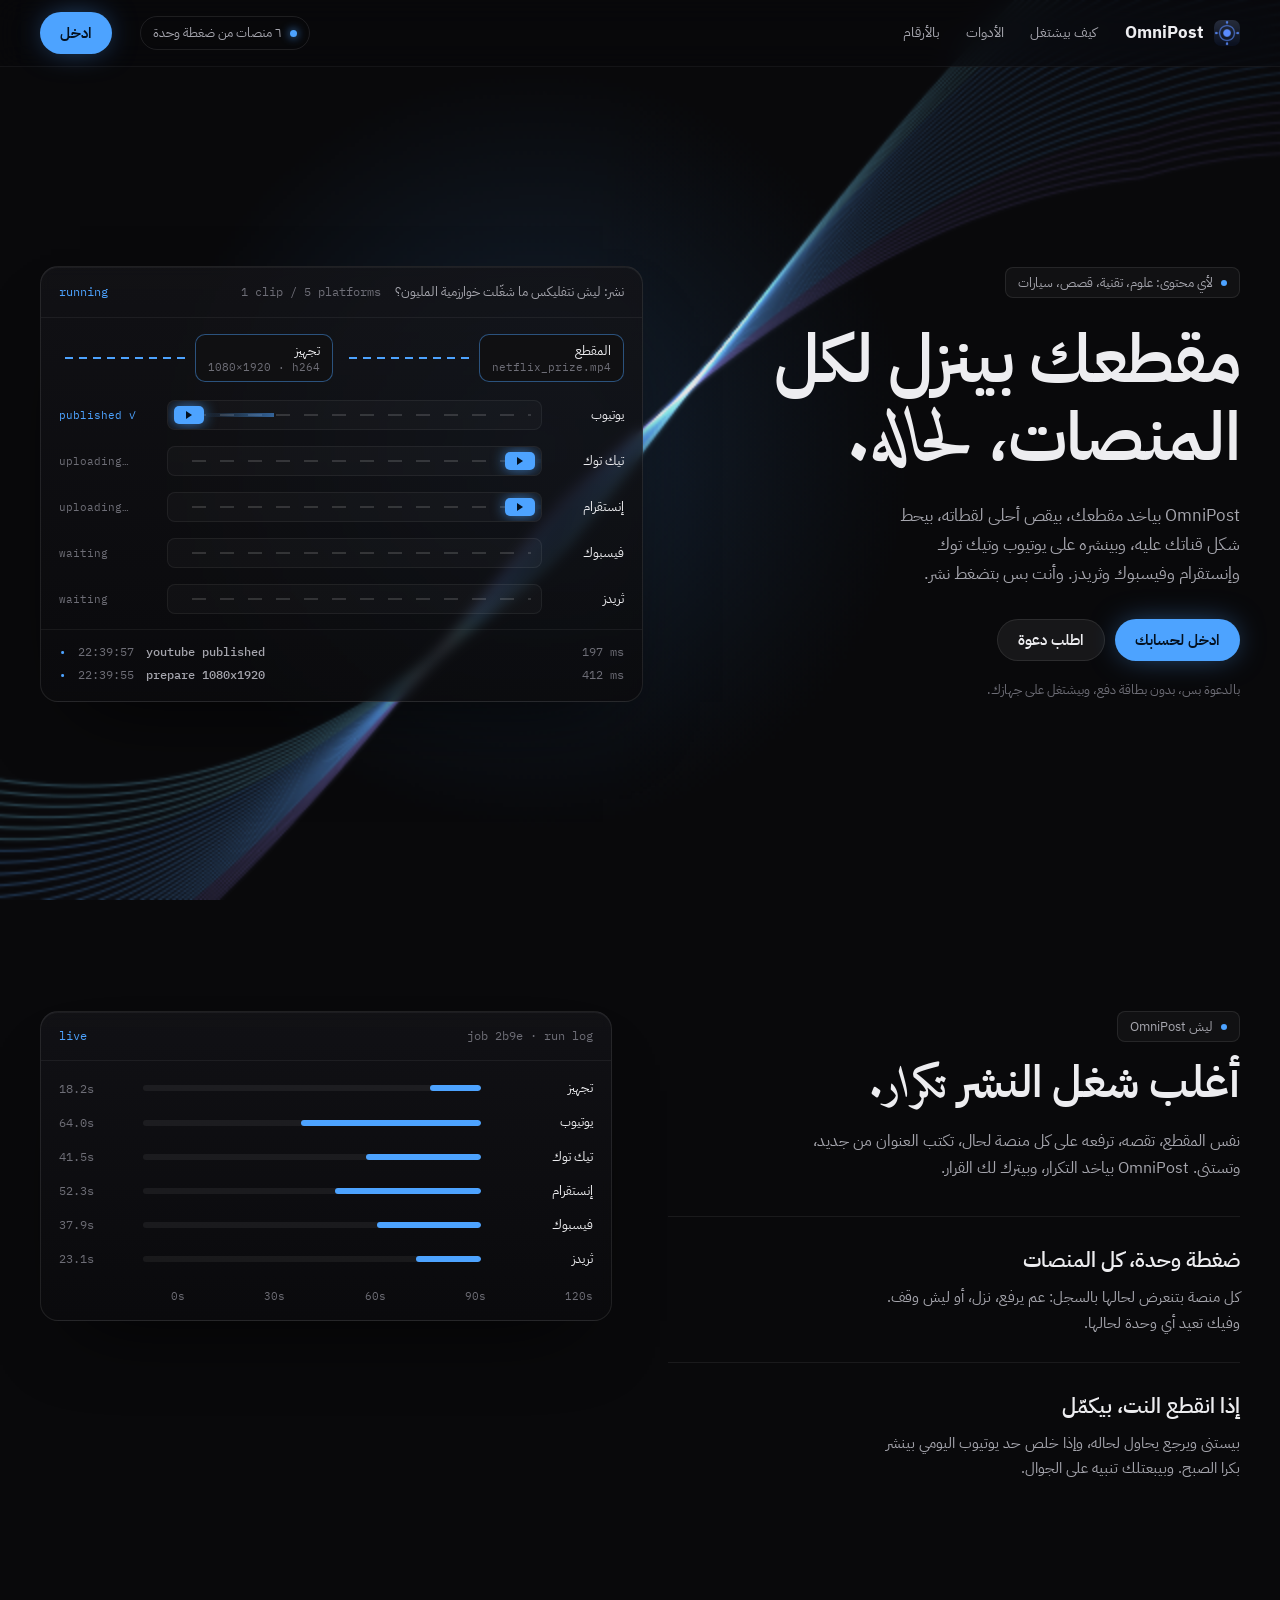
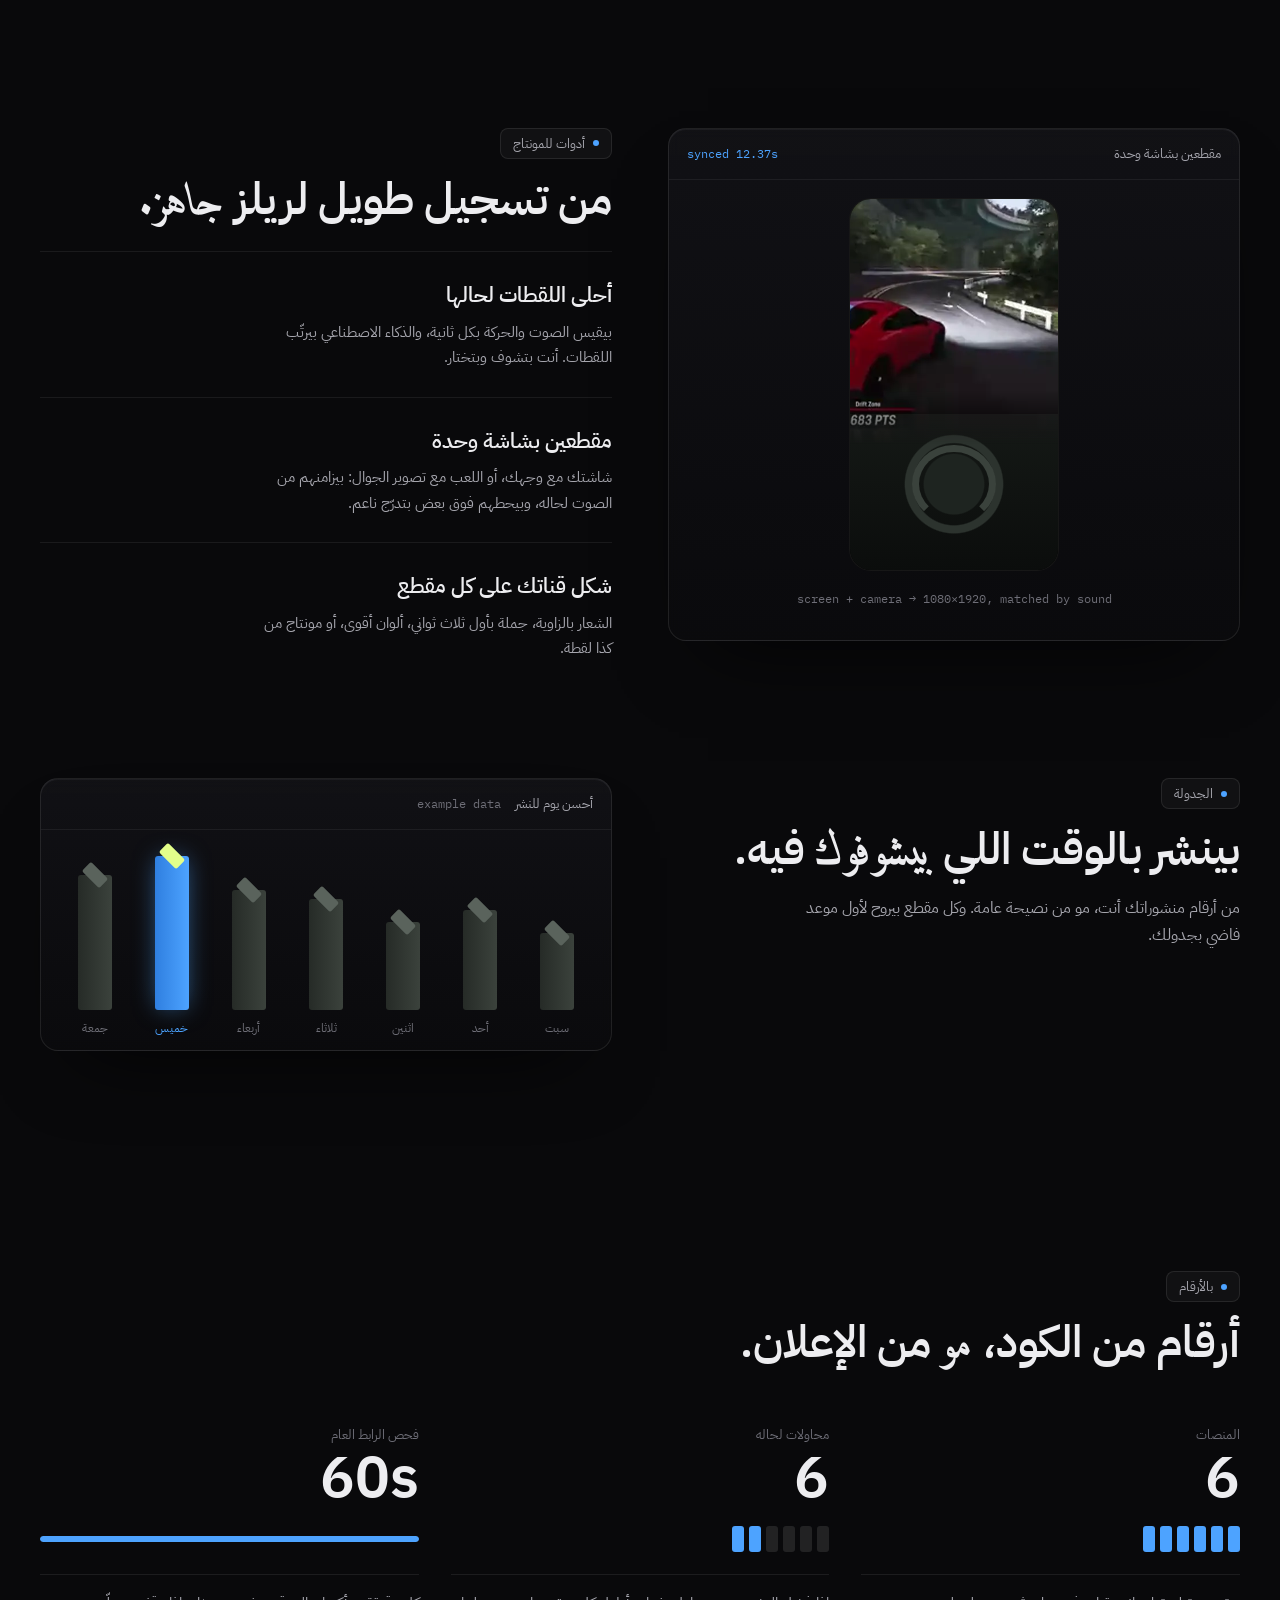
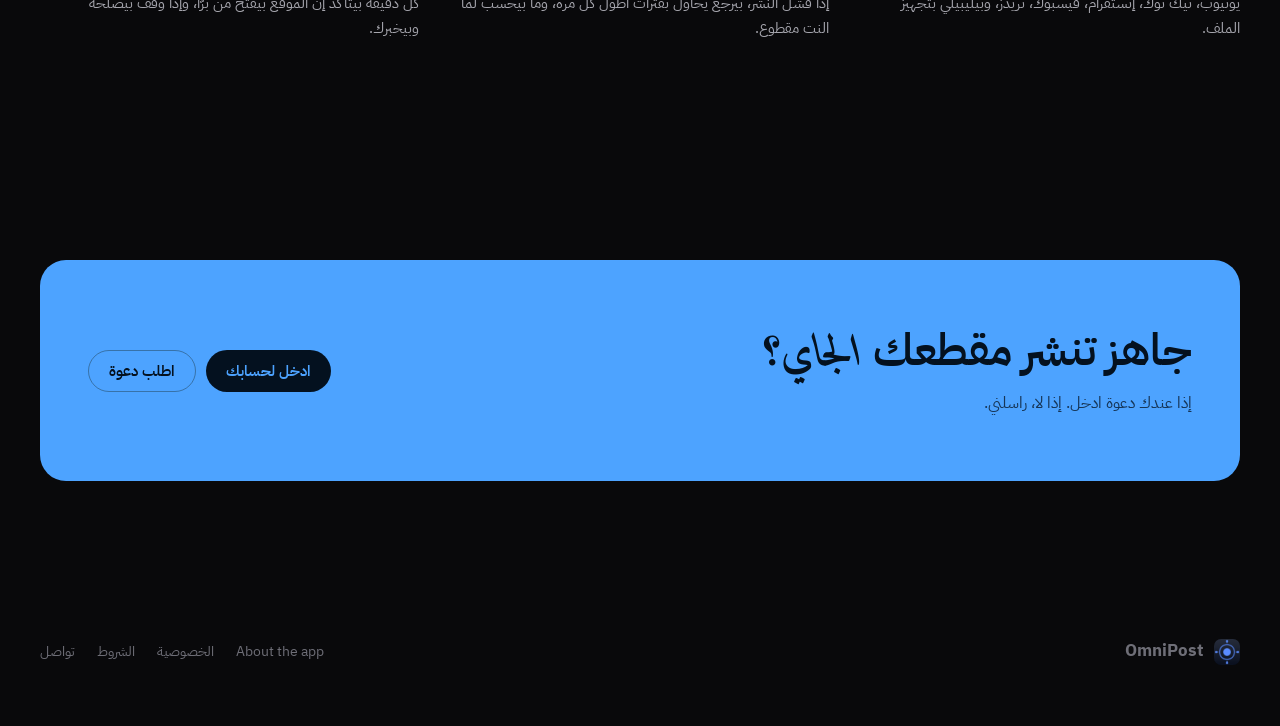
<file: index.html>
<!doctype html>
<html lang="ar" dir="rtl">
<head>
<meta charset="utf-8">
<meta name="viewport" content="width=device-width, initial-scale=1">
<title>OmniPost — مقطعك بينزل لكل المنصات لحاله</title>
<meta name="description" content="OmniPost بيقص أحلى لقطات مقطعك، بيحط شكل قناتك، وبينشره على يوتيوب وتيك توك وإنستقرام وفيسبوك وثريدز بضغطة وحدة. لأي محتوى: علوم، تقنية، قصص، سيارات.">
<meta property="og:title" content="OmniPost — مقطعك بينزل لكل المنصات لحاله">
<meta property="og:description" content="مقطع واحد، كل المنصات، بضغطة وحدة.">
<link rel="icon" href="assets/icon.png">
<link rel="preconnect" href="https://fonts.googleapis.com">
<link rel="preconnect" href="https://fonts.gstatic.com" crossorigin>
<link rel="stylesheet" href="https://fonts.googleapis.com/css2?family=IBM+Plex+Sans+Arabic:wght@300;400;500;600;700&family=Amiri:ital,wght@1,700&family=IBM+Plex+Mono:wght@400;500&display=swap">
<style>
:root {
  --bg: #09090B;
  --ink: #EDEDF0;
  --ink-2: #A6A6AE;
  --ink-3: #6E6E77;
  --glass: rgba(255, 255, 255, .035);
  --glass-2: rgba(255, 255, 255, .06);
  --edge: rgba(255, 255, 255, .09);
  --lime: #4DA3FF;
  --lime-rgb: 77, 163, 255;
  --lime-deep: #2F7FE0;
  --lime-ink: #04111F;
  --lime-dim: rgba(var(--lime-rgb), .14);
  --violet: #9C82FF;
  --sans: "IBM Plex Sans Arabic", system-ui, sans-serif;
  --serif: "Amiri", serif;
  --mono: "IBM Plex Mono", ui-monospace, monospace;
}
/* colour trials: ?c=orange, or the swatches at the bottom */
:root[data-c="lime"]   { --lime: #C8F542; --lime-rgb: 200, 245, 66; --lime-deep: #95C22C; --lime-ink: #10170A; }
:root[data-c="orange"] { --lime: #FF8A1F; --lime-rgb: 255, 138, 31; --lime-deep: #D2600A; --lime-ink: #1E0E02; }
:root[data-c="cyan"]   { --lime: #3FE0F5; --lime-rgb: 63, 224, 245; --lime-deep: #1A9FC0; --lime-ink: #04161A; }
:root[data-c="gold"]   { --lime: #FFC83D; --lime-rgb: 255, 200, 61; --lime-deep: #D49A12; --lime-ink: #1C1402; }
:root[data-c="pink"]   { --lime: #FF5C8A; --lime-rgb: 255, 92, 138; --lime-deep: #D12E60; --lime-ink: #1E050C; }
.swatches { position: fixed; bottom: 16px; left: 50%; transform: translateX(-50%); z-index: 20; display: flex; gap: 8px; padding: 8px 10px; border-radius: 99px; background: rgba(10,12,11,.85); border: 1px solid var(--edge); backdrop-filter: blur(10px); }
.swatches button { width: 26px; height: 26px; border-radius: 50%; border: 2px solid transparent; background: var(--sw); cursor: pointer; }
.swatches button[aria-pressed="true"] { border-color: #fff; }
* { box-sizing: border-box; }
html { scroll-behavior: smooth; }
body { margin: 0; background: var(--bg); color: var(--ink); font: 400 16px/1.7 var(--sans); -webkit-font-smoothing: antialiased; overflow-x: hidden; }
a { color: inherit; text-decoration: none; }
:focus-visible { outline: 2px solid var(--lime); outline-offset: 3px; border-radius: 8px; }
.wrap { width: min(1200px, 100% - 32px); margin-inline: auto; position: relative; }
em.s { font-family: var(--serif); font-style: italic; font-weight: 700; letter-spacing: 0; color: var(--ink); }
.mono { font-family: var(--mono); font-size: 12px; color: var(--ink-3); direction: ltr; unicode-bidi: isolate; }

/* the light ribbons, behind everything */
#aurora { position: fixed; inset: 0; width: 100%; height: 100%; z-index: 0; pointer-events: none; }
.page { position: relative; z-index: 1; }

/* --- nav ------------------------------------------------------------------------ */
.nav { position: sticky; top: 0; z-index: 10; backdrop-filter: blur(14px); background: rgba(9, 9, 11, .55); border-bottom: 1px solid rgba(255,255,255,.05); }
.nav .wrap { display: flex; align-items: center; gap: 28px; height: 66px; }
.brand { display: flex; align-items: center; gap: 10px; font-weight: 700; font-size: 17px; }
.brand img { width: 26px; height: 26px; border-radius: 7px; display: block; }
.nav nav { display: flex; gap: 26px; font-size: 14px; color: var(--ink-2); }
.nav nav a:hover { color: var(--ink); }
.status { margin-inline-start: auto; display: inline-flex; align-items: center; gap: 8px; padding: 5px 12px; border-radius: 99px; border: 1px solid var(--edge); font-size: 12.5px; color: var(--ink-2); }
.status::before { content: ""; width: 7px; height: 7px; border-radius: 50%; background: var(--lime); box-shadow: 0 0 10px var(--lime); }
.btn { display: inline-flex; align-items: center; justify-content: center; gap: 8px; height: 42px; padding: 0 20px; border-radius: 99px; font: 600 14.5px/1 var(--sans); border: 0; cursor: pointer; }
.btn.lime { background: var(--lime); color: var(--lime-ink); box-shadow: 0 0 30px -6px rgba(var(--lime-rgb), .55); }
.btn.lime:hover { filter: brightness(1.06); }
.btn.ghost { background: var(--glass-2); color: var(--ink); border: 1px solid var(--edge); }
.btn.ghost:hover { background: rgba(255,255,255,.09); }

/* --- hero ------------------------------------------------------------------------- */
.hero { padding: 88px 0 110px; }
.hero .wrap { display: grid; grid-template-columns: 1fr 1.1fr; gap: 48px; align-items: center; }
.pill { display: inline-flex; align-items: center; gap: 8px; padding: 4px 12px; border-radius: 8px; border: 1px solid var(--edge); background: var(--glass); font-size: 12.5px; color: var(--ink-2); }
.pill::before { content: ""; width: 6px; height: 6px; border-radius: 50%; background: var(--lime); }
.hero h1 { margin: 22px 0 18px; font-weight: 600; font-size: clamp(40px, 5.4vw, 68px); line-height: 1.15; letter-spacing: -.01em; }
.hero h1 em.s { font-size: 1.08em; }
.hero p { margin: 0 0 30px; max-width: 34ch; font-size: 17px; color: var(--ink-2); }
.cta { display: flex; flex-wrap: wrap; gap: 10px; align-items: center; }
.hero .fine { display: block; margin-top: 18px; text-align: right; font-size: 13px; color: var(--ink-3); }

/* glass panel */
.panel { position: relative; border-radius: 18px; background: linear-gradient(180deg, rgba(20, 20, 24, .78), rgba(11, 11, 13, .82)); border: 1px solid var(--edge); box-shadow: 0 40px 80px -40px rgba(0,0,0,.8), inset 0 1px 0 rgba(255,255,255,.05); backdrop-filter: blur(6px); }
.panel-head { display: flex; align-items: center; gap: 14px; padding: 14px 18px; border-bottom: 1px solid rgba(255,255,255,.06); font-size: 13px; color: var(--ink-2); }
.panel-head .run { margin-inline-start: auto; color: var(--lime); font-family: var(--mono); font-size: 12px; }

/* the publishing road: one lane per platform */
.lanes { padding: 16px 18px 10px; display: grid; gap: 9px; }
.ramp { display: flex; align-items: center; gap: 10px; margin-bottom: 6px; font-size: 13px; }
.ramp .chip { padding: 7px 12px; border-radius: 10px; background: rgba(17,17,20,.95); border: 1px solid var(--edge); line-height: 1.35; }
.ramp .chip small { display: block; font-family: var(--mono); font-size: 10.5px; color: var(--ink-3); direction: ltr; text-align: right; }
.ramp .chip.done { border-color: rgba(var(--lime-rgb), .45); }
.ramp .join { flex: 1; height: 2px; background: repeating-linear-gradient(to left, rgba(255,255,255,.2) 0 8px, transparent 8px 14px); }
.ramp .join.live { background: repeating-linear-gradient(to left, var(--lime) 0 8px, transparent 8px 14px); background-size: 28px 2px; animation: road .6s linear infinite; }
.lane { display: grid; grid-template-columns: 70px 1fr 96px; align-items: center; gap: 12px; height: 38px; font-size: 13px; }
.road { position: relative; height: 30px; border-radius: 8px; background: rgba(255,255,255,.025); border: 1px solid rgba(255,255,255,.06); overflow: hidden; }
.road::before { content: ""; position: absolute; inset-inline: 10px; top: 50%; height: 2px; margin-top: -1px; background: repeating-linear-gradient(to left, rgba(255,255,255,.14) 0 14px, transparent 14px 28px); background-size: 28px 2px; }
.lane.live .road::before { animation: road .5s linear infinite; }
@keyframes road { to { background-position: -28px 0; } }
.clip { position: absolute; top: 50%; inset-inline-start: 6px; width: 30px; height: 18px; margin-top: -9px; border-radius: 5px; background: var(--lime); box-shadow: 0 0 14px rgba(var(--lime-rgb), .7); opacity: 0; transition: inset-inline-start 1.05s cubic-bezier(.6,0,.3,1), opacity .3s; }
.clip::before { content: ""; position: absolute; top: 50%; inset-inline-end: 100%; width: 70px; height: 4px; margin-top: -2px; background: linear-gradient(to left, rgba(var(--lime-rgb), .55), transparent); }
.clip::after { content: ""; position: absolute; inset: 0; margin: auto; width: 0; height: 0; border-block: 4px solid transparent; border-inline-end: 6px solid var(--lime-ink); }
.lane.live .clip { opacity: 1; }
.lane.done .clip { inset-inline-start: calc(100% - 36px); opacity: 1; }
.lane .st { font-family: var(--mono); font-size: 11px; color: var(--ink-3); direction: ltr; text-align: left; }
.lane.done .st { color: var(--lime); }
.log { padding: 12px 18px 16px; border-top: 1px solid rgba(255,255,255,.06); display: grid; gap: 4px; }
.log div { display: grid; grid-template-columns: auto auto 1fr auto; gap: 12px; font-family: var(--mono); font-size: 11.5px; color: var(--ink-3); direction: ltr; }
.log div b { font-weight: 500; color: var(--ink-2); text-align: left; }
.log div::before { content: "•"; color: var(--lime); }

/* --- sections ----------------------------------------------------------------------- */
section.block { padding: 110px 0; }
.split { display: grid; grid-template-columns: 1fr 1fr; gap: 56px; align-items: start; }
h2 { margin: 14px 0 14px; font-weight: 600; font-size: clamp(30px, 3.6vw, 44px); line-height: 1.2; }
.lede { color: var(--ink-2); max-width: 46ch; margin: 0; }
.feature { padding: 26px 0; border-top: 1px solid rgba(255,255,255,.07); }
.feature h3 { margin: 0 0 6px; font-weight: 600; font-size: 21px; }
.feature p { margin: 0; color: var(--ink-2); font-size: 15px; max-width: 40ch; }

/* run bars */
.bars { padding: 16px 18px 18px; display: grid; gap: 12px; }
.bar-row { display: grid; grid-template-columns: 98px 1fr 70px; gap: 14px; align-items: center; font-size: 13px; }
.bar-row .track { height: 6px; border-radius: 6px; background: rgba(255,255,255,.06); overflow: hidden; }
.bar-row .track i { display: block; height: 100%; width: var(--w); border-radius: 6px; background: var(--lime); transform-origin: right; }
.bar-row .t { font-family: var(--mono); font-size: 11.5px; color: var(--ink-3); text-align: left; direction: ltr; }
.bar-row.wait .track i { background: rgba(255,255,255,.18); }
.axis { display: flex; justify-content: space-between; padding: 0 18px 14px 18px; margin-inline-start: 112px; font-family: var(--mono); font-size: 10.5px; color: var(--ink-3); direction: ltr; }

/* stacked reel preview */
.reel { width: 210px; aspect-ratio: 9 / 16; margin: 18px auto; border-radius: 22px; overflow: hidden; position: relative; border: 1px solid var(--edge); background: #000; }
.reel .g { position: absolute; inset: 0 0 34% 0; background: url("assets/drift.webp") center / cover; -webkit-mask-image: linear-gradient(#000 78%, transparent); mask-image: linear-gradient(#000 78%, transparent); z-index: 2; }
.reel .w { position: absolute; inset: 58% 0 0 0; background: radial-gradient(circle at 50% 45%, #1e2420 0 22%, transparent 23%), radial-gradient(circle at 50% 45%, transparent 0 30%, #2c332e 31% 36%, transparent 37%), linear-gradient(#151916, #0b0d0c); }
.reel .w::after { content: ""; position: absolute; inset: 20% 30% 30%; border: 7px solid #3a423c; border-radius: 50%; border-bottom-color: transparent; }

/* day blocks */
.days { display: grid; grid-template-columns: repeat(7, 1fr); gap: 14px; align-items: end; height: 220px; padding: 26px 22px 12px; }
.day { display: flex; flex-direction: column; align-items: center; gap: 8px; height: 100%; justify-content: flex-end; }
.cube { width: 34px; height: var(--h); position: relative; background: linear-gradient(90deg, #262b27, #3b423c); border-radius: 3px; }
.cube::before { content: ""; position: absolute; left: 0; right: 0; top: -9px; height: 18px; background: #5a635c; transform: skewX(-0deg) rotate(45deg) scale(.72); border-radius: 3px; }
.day.best .cube { background: linear-gradient(90deg, var(--lime-deep), var(--lime)); box-shadow: 0 0 24px -4px rgba(var(--lime-rgb), .6); }
.day.best .cube::before { background: #e3ff8a; }
.day span { font-size: 12px; color: var(--ink-3); }
.day.best span { color: var(--lime); }

/* stats */
.stats { display: grid; grid-template-columns: repeat(3, 1fr); gap: 32px; margin-top: 50px; }
.stat .k { font-size: 12.5px; color: var(--ink-3); }
.stat .v { font-size: 58px; font-weight: 600; line-height: 1.15; direction: ltr; text-align: right; font-feature-settings: "tnum"; }
.stat .viz { height: 34px; margin: 10px 0 18px; display: flex; gap: 5px; align-items: center; direction: ltr; justify-content: flex-end; }
.stat .viz i { width: 12px; height: 26px; border-radius: 3px; background: var(--lime); }
.stat .viz i.off { background: rgba(255,255,255,.1); }
.stat .line { height: 6px; border-radius: 6px; background: rgba(255,255,255,.08); overflow: hidden; }
.stat .line i { display: block; height: 100%; width: 100%; background: var(--lime); }
.stat p { margin: 0; padding-top: 16px; border-top: 1px solid rgba(255,255,255,.08); color: var(--ink-2); font-size: 14.5px; }

/* closing */
.closer { position: relative; overflow: hidden; border-radius: 26px; background: var(--lime); color: var(--lime-ink); padding: 64px 48px; display: flex; flex-wrap: wrap; gap: 28px; align-items: center; justify-content: space-between; }
.closer h2 { margin: 0 0 8px; color: var(--lime-ink); }
.closer h2 em.s { color: var(--lime-ink); }
.closer p { margin: 0; opacity: .75; }
.closer .btn.dark { background: var(--lime-ink); color: var(--lime); }
.closer .btn.line { background: transparent; border: 1px solid rgba(16,23,10,.35); color: var(--lime-ink); }

footer { padding: 46px 0 60px; color: var(--ink-3); font-size: 14px; }
footer .wrap { display: flex; flex-wrap: wrap; gap: 18px 28px; align-items: center; }
footer nav { display: flex; gap: 22px; margin-inline-start: auto; }
footer a:hover { color: var(--ink); }

/* first paint: one orchestrated entrance */
.rise { opacity: 0; transform: translateY(14px); animation: rise .9s cubic-bezier(.2,.7,.2,1) forwards; animation-delay: var(--d, 0s); }
@keyframes rise { to { opacity: 1; transform: none; } }

@media (max-width: 980px) {
  .hero .wrap, .split { grid-template-columns: 1fr; }
  .nav nav { display: none; }
  .stats { grid-template-columns: 1fr; }
}
@media (max-width: 560px) {
  .status { display: none; }
  .panel-head .mono { display: none; }
  .nav .btn { margin-inline-start: auto; }
  .hero { padding: 48px 0 70px; }
  section.block { padding: 72px 0; }
  .lane { grid-template-columns: 58px 1fr 84px; gap: 8px; }
  .closer { padding: 44px 26px; }
  .days { gap: 8px; padding-inline: 12px; }
  .cube { width: 24px; }
}
/* The first screen shows the whole hero - headline, buttons and the panel -
   on any laptop, scaled displays included: sizes follow the window's height
   as well as its width, so a short window gets a smaller hero, not a cut one. */
@media (min-width: 981px) {
  .hero { min-height: calc(100svh - 66px); display: flex; align-items: center; padding: clamp(16px, 4vh, 64px) 0; box-sizing: border-box; }
  .hero h1 { font-size: clamp(34px, min(5.4vw, 8.4vh), 68px); margin: clamp(10px, 2.4vh, 22px) 0 clamp(8px, 2vh, 18px); }
  .hero p { font-size: clamp(14.5px, 2.7vh, 17px); margin-bottom: clamp(14px, 3.4vh, 30px); }
  .hero .fine { margin-top: clamp(8px, 2vh, 18px); }
  .panel-head { padding-block: clamp(9px, 1.9vh, 14px); }
  .lanes { padding-block: clamp(8px, 1.9vh, 16px) clamp(6px, 1.2vh, 10px); gap: clamp(3px, .9vh, 9px); }
  .ramp .chip { padding-block: clamp(4px, .9vh, 7px); }
  .lane { height: clamp(28px, 5.2vh, 38px); }
  .road { height: clamp(22px, 4.2vh, 30px); }
  .log { padding-block: clamp(8px, 1.6vh, 12px) clamp(10px, 2vh, 16px); }
}
@media (prefers-reduced-motion: reduce) {
  .rise { animation: none; opacity: 1; transform: none; }
  .road::before, .ramp .join.live { animation: none !important; }
  html { scroll-behavior: auto; }
}
</style>
</head>
<body>
<canvas id="aurora" aria-hidden="true"></canvas>
<div class="page">

<header class="nav">
  <div class="wrap">
    <a class="brand" href="#"><img src="assets/icon.png" alt="" width="26" height="26">OmniPost</a>
    <nav aria-label="أقسام الصفحة">
      <a href="#how">كيف بيشتغل</a>
      <a href="#tools">الأدوات</a>
      <a href="#numbers">بالأرقام</a>
    </nav>
    <span class="status">٦ منصات من ضغطة وحدة</span>
    <a class="btn lime" href="./go/">ادخل</a>
  </div>
</header>

<main>
  <section class="hero">
    <div class="wrap">
      <div>
        <span class="pill rise">لأي محتوى: علوم، تقنية، قصص، سيارات</span>
        <h1 class="rise" style="--d:.08s">مقطعك بينزل لكل المنصات، <em class="s">لحاله.</em></h1>
        <p class="rise" style="--d:.16s">OmniPost بياخد مقطعك، بيقص أحلى لقطاته، بيحط شكل قناتك عليه، وبينشره على يوتيوب وتيك توك وإنستقرام وفيسبوك وثريدز. وأنت بس بتضغط نشر.</p>
        <div class="cta rise" style="--d:.24s">
          <a class="btn lime" href="./go/">ادخل لحسابك</a>
          <a class="btn ghost" href="mailto:wael78041@gmail.com?subject=%D8%AF%D8%B9%D9%88%D8%A9%20OmniPost">اطلب دعوة</a>
        </div>
        <div class="fine rise" style="--d:.3s">بالدعوة بس، بدون بطاقة دفع، وبيشتغل على جهازك.</div>
      </div>

      <div class="panel rise" style="--d:.2s" aria-label="مثال على نشر مقطع واحد">
        <div class="panel-head">
          <span>نشر: ليش نتفليكس ما شغّلت خوارزمية المليون؟</span>
          <span class="mono">1 clip / 5 platforms</span>
          <span class="run" id="run-state">running</span>
        </div>
        <div class="lanes" id="lanes">
          <div class="ramp">
            <span class="chip done">المقطع<small>netflix_prize.mp4</small></span>
            <span class="join" id="j1"></span>
            <span class="chip" id="prep">تجهيز<small>1080×1920 · h264</small></span>
            <span class="join" id="j2"></span>
          </div>
        </div>
        <div class="log" id="log"></div>
      </div>
    </div>
  </section>

  <section class="block" id="how">
    <div class="wrap split">
      <div>
        <span class="pill">ليش OmniPost</span>
        <h2>أغلب شغل النشر <em class="s">تكرار.</em></h2>
        <p class="lede">نفس المقطع، تقصه، ترفعه على كل منصة لحال، تكتب العنوان من جديد، وتستنى. OmniPost بياخد التكرار، وبيترك لك القرار.</p>
        <div class="feature" style="margin-top:34px">
          <h3>ضغطة وحدة، كل المنصات</h3>
          <p>كل منصة بتنعرض لحالها بالسجل: عم يرفع، نزل، أو ليش وقف. وفيك تعيد أي وحدة لحالها.</p>
        </div>
        <div class="feature">
          <h3>إذا انقطع النت، بيكمّل</h3>
          <p>بيستنى ويرجع يحاول لحاله، وإذا خلص حد يوتيوب اليومي بينشر بكرا الصبح. وبيبعتلك تنبيه على الجوال.</p>
        </div>
      </div>
      <div class="panel">
        <div class="panel-head"><span class="mono">job 2b9e · run log</span><span class="run">live</span></div>
        <div class="bars" id="bars"></div>
        <div class="axis"><span>0s</span><span>30s</span><span>60s</span><span>90s</span><span>120s</span></div>
      </div>
    </div>
  </section>

  <section class="block" id="tools">
    <div class="wrap split">
      <div class="panel">
        <div class="panel-head"><span>مقطعين بشاشة وحدة</span><span class="run">synced 12.37s</span></div>
        <div class="reel"><div class="g"></div><div class="w"></div></div>
        <p class="mono" style="text-align:center;padding:0 18px 18px">screen + camera → 1080×1920, matched by sound</p>
      </div>
      <div>
        <span class="pill">أدوات للمونتاج</span>
        <h2>من تسجيل طويل لريلز <em class="s">جاهز.</em></h2>
        <div class="feature" style="margin-top:20px">
          <h3>أحلى اللقطات لحالها</h3>
          <p>بيقيس الصوت والحركة بكل ثانية، والذكاء الاصطناعي بيرتّب اللقطات. أنت بتشوف وبتختار.</p>
        </div>
        <div class="feature">
          <h3>مقطعين بشاشة وحدة</h3>
          <p>شاشتك مع وجهك، أو اللعب مع تصوير الجوال: بيزامنهم من الصوت لحاله، وبيحطهم فوق بعض بتدرّج ناعم.</p>
        </div>
        <div class="feature">
          <h3>شكل قناتك على كل مقطع</h3>
          <p>الشعار بالزاوية، جملة بأول ثلاث ثواني، ألوان أقوى، أو مونتاج من كذا لقطة.</p>
        </div>
      </div>
    </div>

    <div class="wrap split" style="margin-top:90px">
      <div>
        <span class="pill">الجدولة</span>
        <h2>بينشر بالوقت اللي <em class="s">بيشوفوك</em> فيه.</h2>
        <p class="lede">من أرقام منشوراتك أنت، مو من نصيحة عامة. وكل مقطع بيروح لأول موعد فاضي بجدولك.</p>
      </div>
      <div class="panel">
        <div class="panel-head"><span>أحسن يوم للنشر</span><span class="mono">example data</span></div>
        <div class="days">
          <div class="day"><div class="cube" style="--h:42%"></div><span>سبت</span></div>
          <div class="day"><div class="cube" style="--h:55%"></div><span>أحد</span></div>
          <div class="day"><div class="cube" style="--h:48%"></div><span>اثنين</span></div>
          <div class="day"><div class="cube" style="--h:61%"></div><span>ثلاثاء</span></div>
          <div class="day"><div class="cube" style="--h:66%"></div><span>أربعاء</span></div>
          <div class="day best"><div class="cube" style="--h:88%"></div><span>خميس</span></div>
          <div class="day"><div class="cube" style="--h:74%"></div><span>جمعة</span></div>
        </div>
      </div>
    </div>
  </section>

  <section class="block" id="numbers">
    <div class="wrap">
      <span class="pill">بالأرقام</span>
      <h2>أرقام من الكود، <em class="s">مو</em> من الإعلان.</h2>
      <div class="stats">
        <div class="stat">
          <div class="k">المنصات</div>
          <div class="v">6</div>
          <div class="viz"><i></i><i></i><i></i><i></i><i></i><i></i></div>
          <p>يوتيوب، تيك توك، إنستقرام، فيسبوك، ثريدز، وبيليبيلي بتجهيز الملف.</p>
        </div>
        <div class="stat">
          <div class="k">محاولات لحاله</div>
          <div class="v">6</div>
          <div class="viz"><i></i><i></i><i class="off"></i><i class="off"></i><i class="off"></i><i class="off"></i></div>
          <p>إذا فشل النشر، بيرجع يحاول بفترات أطول كل مرة، وما بيحسب لما النت مقطوع.</p>
        </div>
        <div class="stat">
          <div class="k">فحص الرابط العام</div>
          <div class="v">60s</div>
          <div class="viz" style="justify-content:stretch"><div class="line" style="flex:1"><i></i></div></div>
          <p>كل دقيقة بيتأكد إن الموقع بيفتح من برّا، وإذا وقف بيصلّحه وبيخبرك.</p>
        </div>
      </div>
    </div>
  </section>

  <section class="block">
    <div class="wrap">
      <div class="closer">
        <div>
          <h2>جاهز تنشر مقطعك <em class="s">الجاي؟</em></h2>
          <p>إذا عندك دعوة ادخل. إذا لا، راسلني.</p>
        </div>
        <div class="cta">
          <a class="btn dark" href="./go/">ادخل لحسابك</a>
          <a class="btn line" href="mailto:wael78041@gmail.com?subject=%D8%AF%D8%B9%D9%88%D8%A9%20OmniPost">اطلب دعوة</a>
        </div>
      </div>
    </div>
  </section>
</main>

<footer>
  <div class="wrap">
    <a class="brand" href="#"><img src="assets/icon.png" alt="" width="26" height="26">OmniPost</a>
    <nav aria-label="روابط">
      <a href="app.html" lang="en">About the app</a>
      <a href="privacy.html">الخصوصية</a>
      <a href="terms.html">الشروط</a>
      <a href="mailto:wael78041@gmail.com">تواصل</a>
    </nav>
  </div>
</footer>
</div>

<script>
(function () {
  const still = matchMedia("(prefers-reduced-motion: reduce)").matches;

  /* --- the light ribbons ------------------------------------------------------------ */
  const cv = document.getElementById("aurora");
  const cx = cv.getContext("2d");
  let W = 0, H = 0, dpr = 1;
  function size() {
    // Half resolution on purpose: the glow is soft, so nobody can tell, and it
    // quarters the work on a phone.
    dpr = 0.5;
    W = cv.clientWidth; H = cv.clientHeight;
    cv.width = W * dpr; cv.height = H * dpr;
    cx.setTransform(dpr, 0, 0, dpr, 0, 0);
  }
  size();
  addEventListener("resize", size);
  // A bundle of strands that pinches together and fans out again, sweeping
  // from the bottom corner up across the page - the light-trail look. Each
  // strand is drawn twice with additive light: a wide faint pass for the glow
  // and a thin bright pass for the core, which reads as luminous without the
  // cost of a blur filter every frame.
  const STRANDS = 30;
  let ACC = "77,163,255";
  const readAcc = () => { ACC = getComputedStyle(document.documentElement).getPropertyValue("--lime-rgb").replace(/\s/g, "") || ACC; };
  readAcc();
  function strand(k, s, scroll, x) {
    const u = x / W;
    // tight where the light is brightest, fanned out towards the edges
    const pinch = 0.12 + 0.88 * Math.min(1, Math.abs(u - 0.42 - 0.04 * Math.sin(s * 0.2)) * 2.2);
    const spread = (k - 0.5) * 260 * pinch;
    return H * (0.86 - 0.7 * u - 0.22 * scroll)
      + Math.sin(u * Math.PI * 1.35 + 0.4 + s * 0.22 + k * 0.5) * H * 0.2
      + Math.sin(u * 7.0 - s * 0.3 + k * 4.0) * 10 * pinch
      + spread;
  }
  let last = 0;
  function frame(t) {
    if (!still && t - last < 33) { requestAnimationFrame(frame); return; }   // ~30 fps is plenty for drifting light
    last = t;
    cx.globalCompositeOperation = "source-over";
    cx.fillStyle = "#09090B";
    cx.fillRect(0, 0, W, H);
    cx.globalCompositeOperation = "lighter";
    const s = t / 1000;
    const scroll = scrollY / Math.max(1, document.body.scrollHeight - H);
    for (let i = 0; i < STRANDS; i++) {
      const k = i / (STRANDS - 1);
      const violet = k > 0.8;
      const rgb = violet ? "156,130,255" : (k < 0.18 ? "120,220,255" : ACC);
      const calm = W < 700 ? 0.28 : 1;    // a phone has text on top of the light everywhere
      for (const [width, alpha] of [[8, 0.02 * calm], [1.6, (violet ? 0.22 : 0.32) * calm]]) {
        cx.strokeStyle = `rgba(${rgb},${alpha})`;
        cx.lineWidth = width;
        cx.beginPath();
        for (let x = -60; x <= W + 60; x += 16) {
          const y = strand(k, s, scroll, x);
          x === -60 ? cx.moveTo(x, y) : cx.lineTo(x, y);
        }
        cx.stroke();
      }
    }
    // the bright core where the bundle is tightest
    const g = cx.createRadialGradient(W * 0.42, H * 0.5, 0, W * 0.42, H * 0.5, Math.max(W, H) * 0.3);
    g.addColorStop(0, `rgba(${ACC},${W < 700 ? 0.05 : 0.16})`);
    g.addColorStop(1, `rgba(${ACC},0)`);
    cx.fillStyle = g;
    cx.fillRect(0, 0, W, H);
    // keep the reading side calm: darken behind the text column
    const shade = cx.createLinearGradient(W, 0, W * 0.45, 0);
    shade.addColorStop(0, "rgba(9,9,11,0.55)");
    shade.addColorStop(1, "rgba(9,9,11,0)");
    cx.globalCompositeOperation = "source-over";
    cx.fillStyle = shade;
    cx.fillRect(0, 0, W, H);
    if (!still) requestAnimationFrame(frame);
  }
  requestAnimationFrame(frame);

  /* --- the publishing road ------------------------------------------------------------- */
  const PLATS = [["youtube", "يوتيوب"], ["tiktok", "تيك توك"], ["instagram", "إنستقرام"], ["facebook", "فيسبوك"], ["threads", "ثريدز"]];
  document.getElementById("lanes").insertAdjacentHTML("beforeend", PLATS.map(([id, name]) =>
    `<div class="lane" id="l-${id}"><span>${name}</span><span class="road"><i class="clip"></i></span><span class="st">waiting</span></div>`).join(""));

  const log = document.getElementById("log");
  const lines = [];
  function say(text, ms) {
    const now = new Date();
    lines.unshift(`<div><span>${now.toTimeString().slice(0, 8)}</span><b>${text}</b><span>${ms} ms</span></div>`);
    log.innerHTML = lines.slice(0, 3).join("");
  }
  function setLane(id, st, cls) {
    const el = document.getElementById("l-" + id);
    el.classList.remove("live", "done");
    if (cls) el.classList.add(cls);
    el.querySelector(".st").textContent = st;
  }
  function play() {
    PLATS.forEach(([p]) => setLane(p, "waiting"));
    ["j1", "j2"].forEach((j) => document.getElementById(j).classList.remove("live"));
    document.getElementById("prep").classList.remove("done");
    document.getElementById("run-state").textContent = "running";
    document.getElementById("j1").classList.add("live");
    say("prepare 1080x1920", 412);
    setTimeout(() => { document.getElementById("prep").classList.add("done"); document.getElementById("j2").classList.add("live"); }, 700);
    PLATS.forEach(([p], i) => {
      setTimeout(() => setLane(p, "uploading…", "live"), 900 + i * 420);
      setTimeout(() => {
        setLane(p, "published ✓", "done");
        say(`${p} published`, 180 + Math.round(Math.random() * 260));
        if (i === PLATS.length - 1) document.getElementById("run-state").textContent = "done";
      }, 2000 + i * 420);
    });
  }
  if (still) {
    PLATS.forEach(([p]) => setLane(p, "published ✓", "done"));
    document.getElementById("prep").classList.add("done");
    document.getElementById("run-state").textContent = "done";
    say("threads published", 214);
  } else {
    play();
    setInterval(play, 9000);
  }

  /* --- colour trials ------------------------------------------------------------------ */
  const COLS = [["blue", "#4DA3FF", "أزرق"], ["lime", "#C8F542", "ليموني"], ["orange", "#FF8A1F", "برتقالي"], ["cyan", "#3FE0F5", "سماوي"], ["gold", "#FFC83D", "ذهبي"], ["pink", "#FF5C8A", "زهري"]];
  const sw = document.createElement("div");
  sw.className = "swatches";
  sw.setAttribute("aria-label", "جرّب لون");
  sw.innerHTML = COLS.map(([c, hex, name]) => `<button style="--sw:${hex}" data-c="${c}" title="${name}" aria-label="${name}"></button>`).join("");
  if (new URLSearchParams(location.search).has("try")) document.body.append(sw);
  function pick(c) {
    if (c === "blue") document.documentElement.removeAttribute("data-c"); else document.documentElement.dataset.c = c;
    sw.querySelectorAll("button").forEach((b) => b.setAttribute("aria-pressed", b.dataset.c === c));
    readAcc();
    if (still) requestAnimationFrame(frame);
  }
  sw.addEventListener("click", (e) => { const b = e.target.closest("button"); if (b) pick(b.dataset.c); });
  pick(new URLSearchParams(location.search).get("c") || "blue");

  /* --- run bars ----------------------------------------------------------------------- */
  const RUN = [["تجهيز", 18, "18.2s"], ["يوتيوب", 64, "64.0s"], ["تيك توك", 41, "41.5s"], ["إنستقرام", 52, "52.3s"], ["فيسبوك", 37, "37.9s"], ["ثريدز", 23, "23.1s"]];
  document.getElementById("bars").innerHTML = RUN.map(([n, w, t]) =>
    `<div class="bar-row"><span>${n}</span><span class="track"><i style="--w:${w * 100 / 120}%"></i></span><span class="t">${t}</span></div>`).join("");
})();
</script>
</body>
</html>
</file>
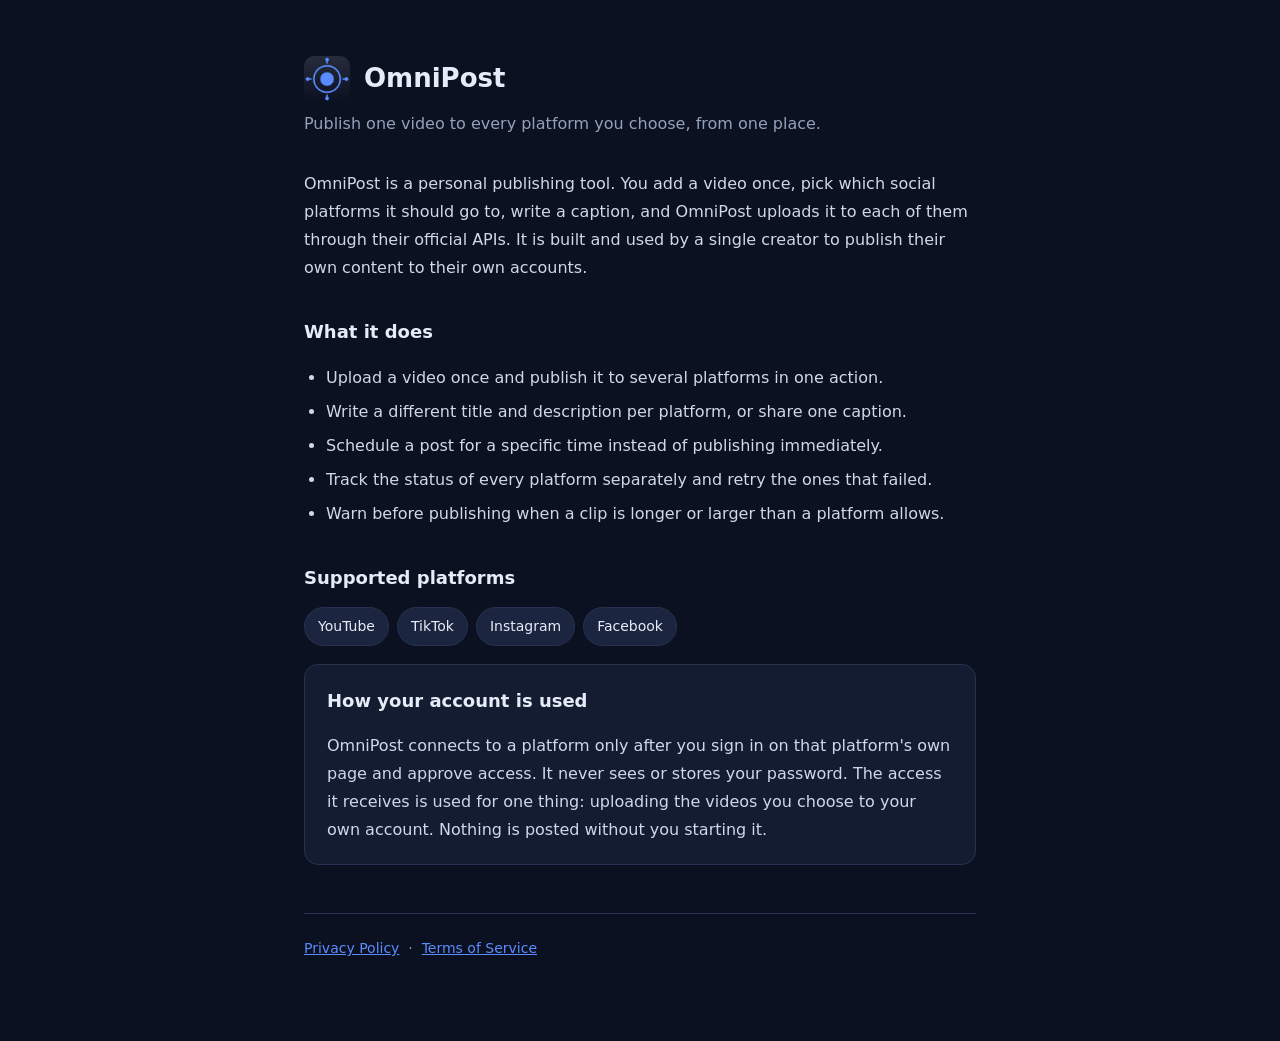
<file: app.html>
<!doctype html>
<html lang="en">
<head>
<meta charset="utf-8">
<meta name="viewport" content="width=device-width, initial-scale=1">
<title>OmniPost — Publish one clip to every platform</title>
<link rel="icon" href="assets/icon.png">
<link rel="stylesheet" href="./style.css">
</head>
<body>
<div class="wrap">

  <header>
    <img class="logo" src="assets/icon.png" alt="OmniPost" width="40" height="40" style="border-radius:10px;display:block">
    <div>
      <h1>OmniPost</h1>
    </div>
  </header>
  <p class="tag">Publish one video to every platform you choose, from one place.</p>

  <p>
    OmniPost is a personal publishing tool. You add a video once, pick which
    social platforms it should go to, write a caption, and OmniPost uploads it to
    each of them through their official APIs. It is built and used by a single
    creator to publish their own content to their own accounts.
  </p>

  <h2>What it does</h2>
  <ul>
    <li>Upload a video once and publish it to several platforms in one action.</li>
    <li>Write a different title and description per platform, or share one caption.</li>
    <li>Schedule a post for a specific time instead of publishing immediately.</li>
    <li>Track the status of every platform separately and retry the ones that failed.</li>
    <li>Warn before publishing when a clip is longer or larger than a platform allows.</li>
  </ul>

  <h2>Supported platforms</h2>
  <div class="platforms">
    <span class="chip">YouTube</span>
    <span class="chip">TikTok</span>
    <span class="chip">Instagram</span>
    <span class="chip">Facebook</span>
  </div>

  <div class="card">
    <h2 style="margin-top:0">How your account is used</h2>
    <p style="margin-bottom:0">
      OmniPost connects to a platform only after you sign in on that platform's own
      page and approve access. It never sees or stores your password. The access it
      receives is used for one thing: uploading the videos you choose to your own
      account. Nothing is posted without you starting it.
    </p>
  </div>

  <footer>
    <a href="./privacy.html">Privacy Policy</a> &nbsp;·&nbsp;
    <a href="./terms.html">Terms of Service</a>
  </footer>

</div>
</body>
</html>
</file>
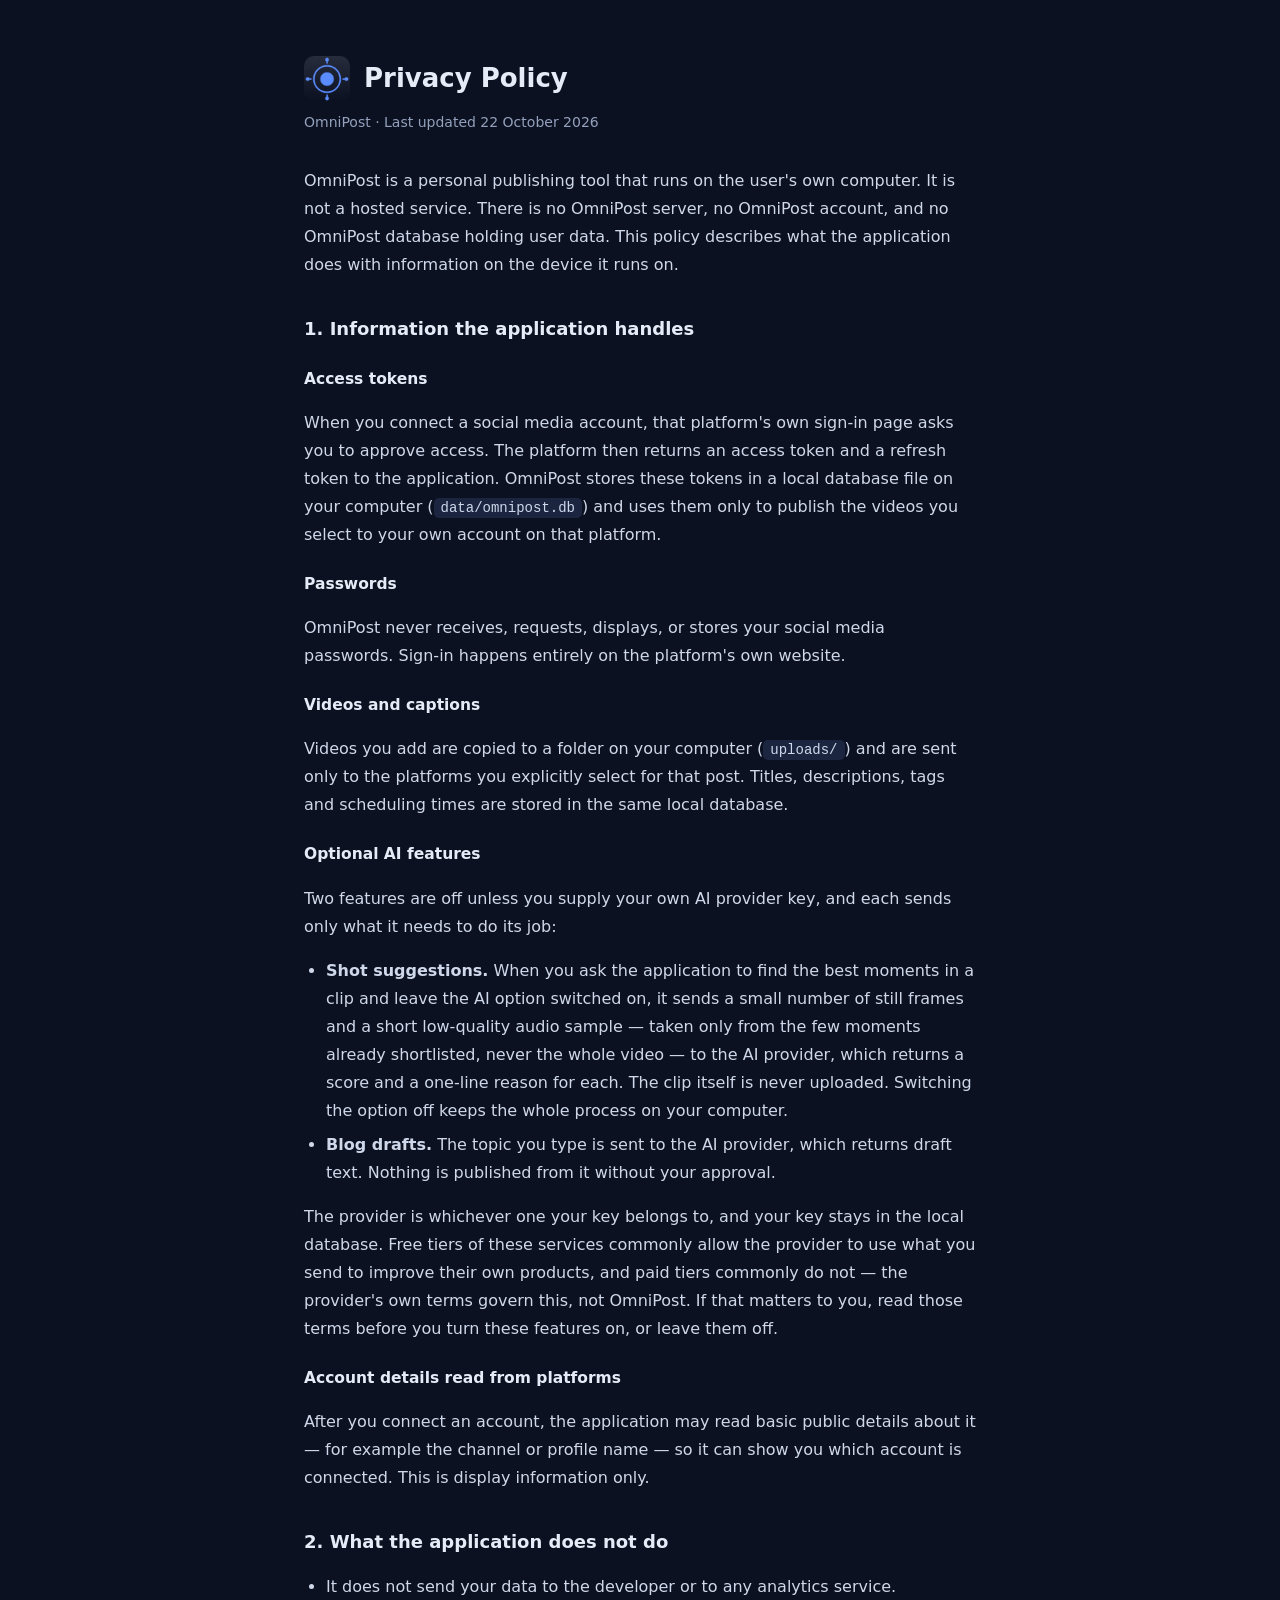
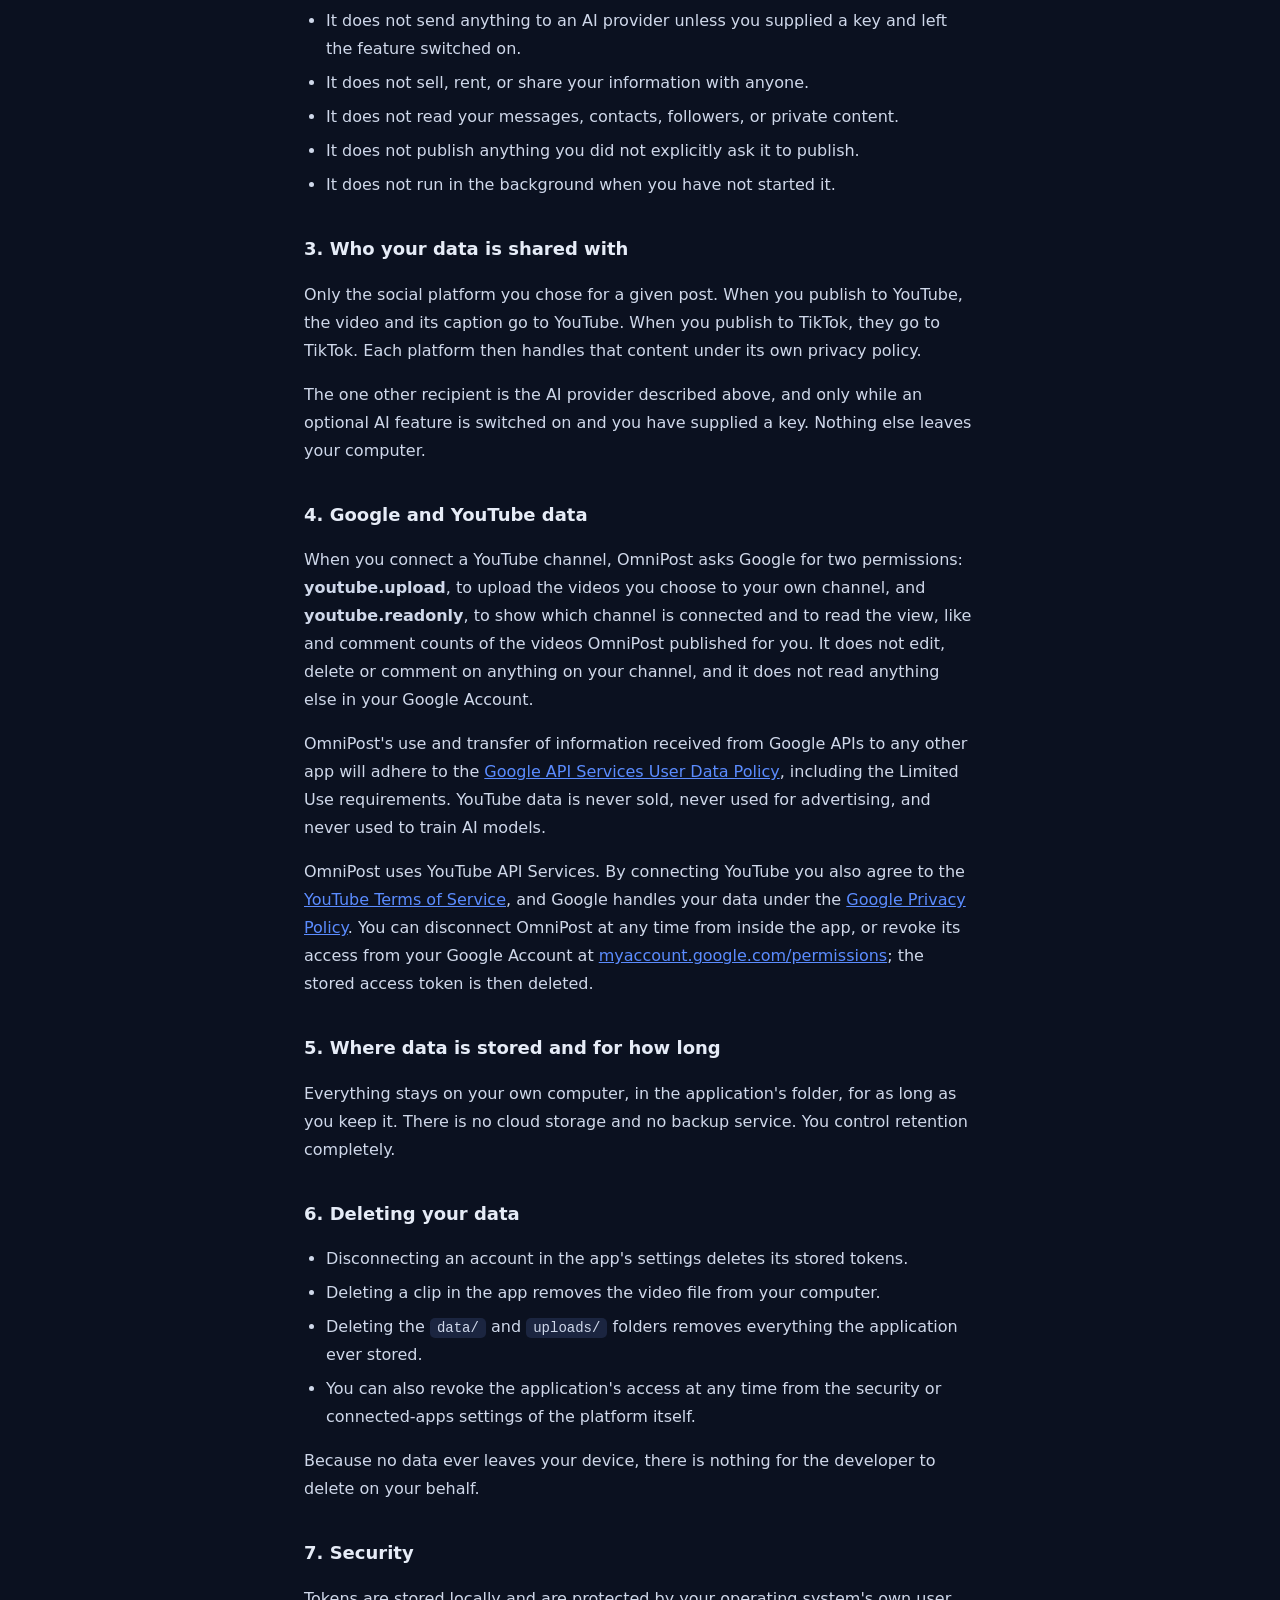
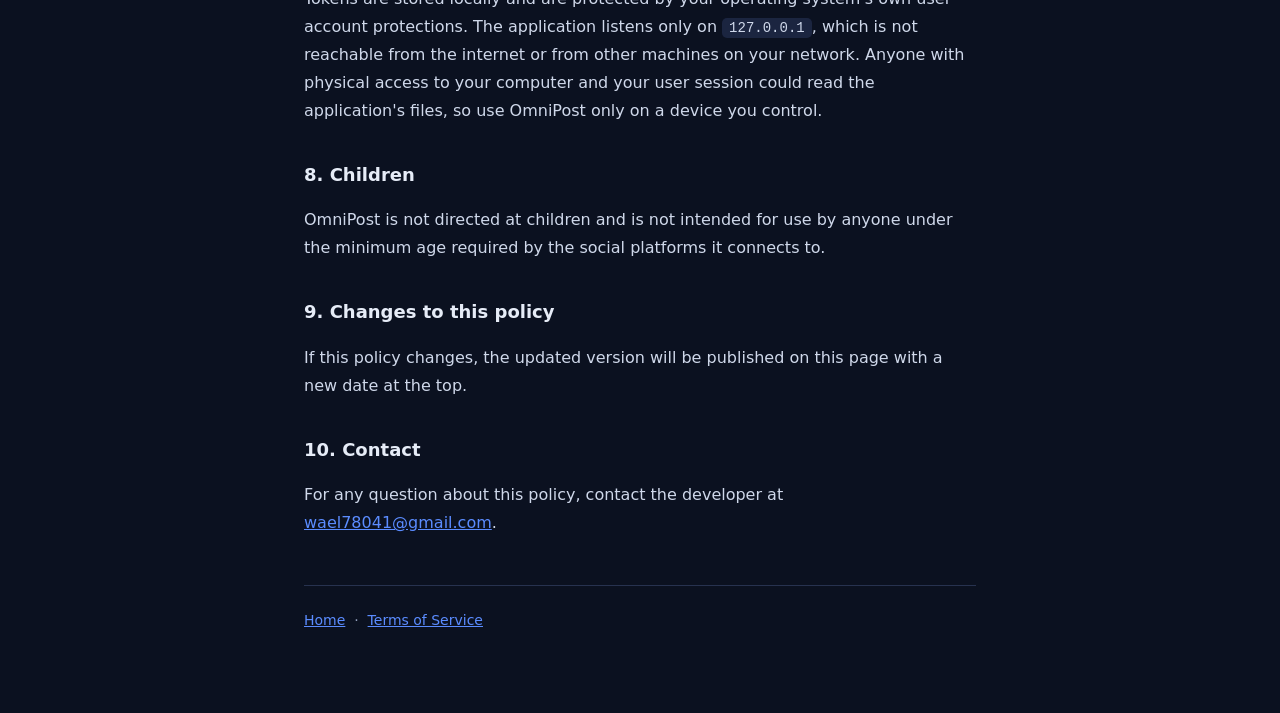
<file: privacy.html>
<!doctype html>
<html lang="en">
<head>
<meta charset="utf-8">
<meta name="viewport" content="width=device-width, initial-scale=1">
<title>Privacy Policy — OmniPost</title>
<link rel="icon" href="assets/icon.png">
<link rel="stylesheet" href="./style.css">
</head>
<body>
<div class="wrap">

  <header>
    <img class="logo" src="assets/icon.png" alt="OmniPost" width="40" height="40" style="border-radius:10px;display:block">
    <h1>Privacy Policy</h1>
  </header>
  <p class="updated">OmniPost · Last updated 22 October 2026</p>

  <p>
    OmniPost is a personal publishing tool that runs on the user's own computer.
    It is not a hosted service. There is no OmniPost server, no OmniPost account,
    and no OmniPost database holding user data. This policy describes what the
    application does with information on the device it runs on.
  </p>

  <h2>1. Information the application handles</h2>

  <h3>Access tokens</h3>
  <p>
    When you connect a social media account, that platform's own sign-in page asks
    you to approve access. The platform then returns an access token and a refresh
    token to the application. OmniPost stores these tokens in a local database file
    on your computer (<code>data/omnipost.db</code>) and uses them only to publish
    the videos you select to your own account on that platform.
  </p>

  <h3>Passwords</h3>
  <p>
    OmniPost never receives, requests, displays, or stores your social media
    passwords. Sign-in happens entirely on the platform's own website.
  </p>

  <h3>Videos and captions</h3>
  <p>
    Videos you add are copied to a folder on your computer (<code>uploads/</code>)
    and are sent only to the platforms you explicitly select for that post. Titles,
    descriptions, tags and scheduling times are stored in the same local database.
  </p>

  <h3>Optional AI features</h3>
  <p>
    Two features are off unless you supply your own AI provider key, and each
    sends only what it needs to do its job:
  </p>
  <ul>
    <li>
      <strong>Shot suggestions.</strong> When you ask the application to find the
      best moments in a clip and leave the AI option switched on, it sends a small
      number of still frames and a short low-quality audio sample — taken only from
      the few moments already shortlisted, never the whole video — to the AI
      provider, which returns a score and a one-line reason for each. The clip
      itself is never uploaded. Switching the option off keeps the whole process on
      your computer.
    </li>
    <li>
      <strong>Blog drafts.</strong> The topic you type is sent to the AI provider,
      which returns draft text. Nothing is published from it without your approval.
    </li>
  </ul>
  <p>
    The provider is whichever one your key belongs to, and your key stays in the
    local database. Free tiers of these services commonly allow the provider to use
    what you send to improve their own products, and paid tiers commonly do not —
    the provider's own terms govern this, not OmniPost. If that matters to you, read
    those terms before you turn these features on, or leave them off.
  </p>

  <h3>Account details read from platforms</h3>
  <p>
    After you connect an account, the application may read basic public details
    about it — for example the channel or profile name — so it can show you which
    account is connected. This is display information only.
  </p>

  <h2>2. What the application does not do</h2>
  <ul>
    <li>It does not send your data to the developer or to any analytics service.</li>
    <li>It does not send anything to an AI provider unless you supplied a key and
        left the feature switched on.</li>
    <li>It does not sell, rent, or share your information with anyone.</li>
    <li>It does not read your messages, contacts, followers, or private content.</li>
    <li>It does not publish anything you did not explicitly ask it to publish.</li>
    <li>It does not run in the background when you have not started it.</li>
  </ul>

  <h2>3. Who your data is shared with</h2>
  <p>
    Only the social platform you chose for a given post. When you publish to
    YouTube, the video and its caption go to YouTube. When you publish to TikTok,
    they go to TikTok. Each platform then handles that content under its own
    privacy policy.
  </p>
  <p>
    The one other recipient is the AI provider described above, and only while an
    optional AI feature is switched on and you have supplied a key. Nothing else
    leaves your computer.
  </p>

  <h2>4. Google and YouTube data</h2>
  <p>
    When you connect a YouTube channel, OmniPost asks Google for two permissions:
    <strong>youtube.upload</strong>, to upload the videos you choose to your own
    channel, and <strong>youtube.readonly</strong>, to show which channel is
    connected and to read the view, like and comment counts of the videos OmniPost
    published for you. It does not edit, delete or comment on anything on your
    channel, and it does not read anything else in your Google Account.
  </p>
  <p>
    OmniPost's use and transfer of information received from Google APIs to any
    other app will adhere to the
    <a href="https://developers.google.com/terms/api-services-user-data-policy">Google API Services User Data Policy</a>,
    including the Limited Use requirements. YouTube data is never sold, never used
    for advertising, and never used to train AI models.
  </p>
  <p>
    OmniPost uses YouTube API Services. By connecting YouTube you also agree to the
    <a href="https://www.youtube.com/t/terms">YouTube Terms of Service</a>, and
    Google handles your data under the
    <a href="https://policies.google.com/privacy">Google Privacy Policy</a>. You can
    disconnect OmniPost at any time from inside the app, or revoke its access from
    your Google Account at
    <a href="https://myaccount.google.com/permissions">myaccount.google.com/permissions</a>;
    the stored access token is then deleted.
  </p>

  <h2>5. Where data is stored and for how long</h2>
  <p>
    Everything stays on your own computer, in the application's folder, for as long
    as you keep it. There is no cloud storage and no backup service. You control
    retention completely.
  </p>

  <h2 id="delete">6. Deleting your data</h2>
  <ul>
    <li>Disconnecting an account in the app's settings deletes its stored tokens.</li>
    <li>Deleting a clip in the app removes the video file from your computer.</li>
    <li>Deleting the <code>data/</code> and <code>uploads/</code> folders removes everything the application ever stored.</li>
    <li>You can also revoke the application's access at any time from the security or connected-apps settings of the platform itself.</li>
  </ul>
  <p>
    Because no data ever leaves your device, there is nothing for the developer to
    delete on your behalf.
  </p>

  <h2>7. Security</h2>
  <p>
    Tokens are stored locally and are protected by your operating system's own user
    account protections. The application listens only on <code>127.0.0.1</code>,
    which is not reachable from the internet or from other machines on your network.
    Anyone with physical access to your computer and your user session could read
    the application's files, so use OmniPost only on a device you control.
  </p>

  <h2>8. Children</h2>
  <p>
    OmniPost is not directed at children and is not intended for use by anyone under
    the minimum age required by the social platforms it connects to.
  </p>

  <h2>9. Changes to this policy</h2>
  <p>
    If this policy changes, the updated version will be published on this page with
    a new date at the top.
  </p>

  <h2>10. Contact</h2>
  <p>
    For any question about this policy, contact the developer at
    <a href="mailto:wael78041@gmail.com">wael78041@gmail.com</a>.
  </p>

  <footer>
    <a href="./index.html">Home</a> &nbsp;·&nbsp;
    <a href="./terms.html">Terms of Service</a>
  </footer>

</div>
</body>
</html>
</file>
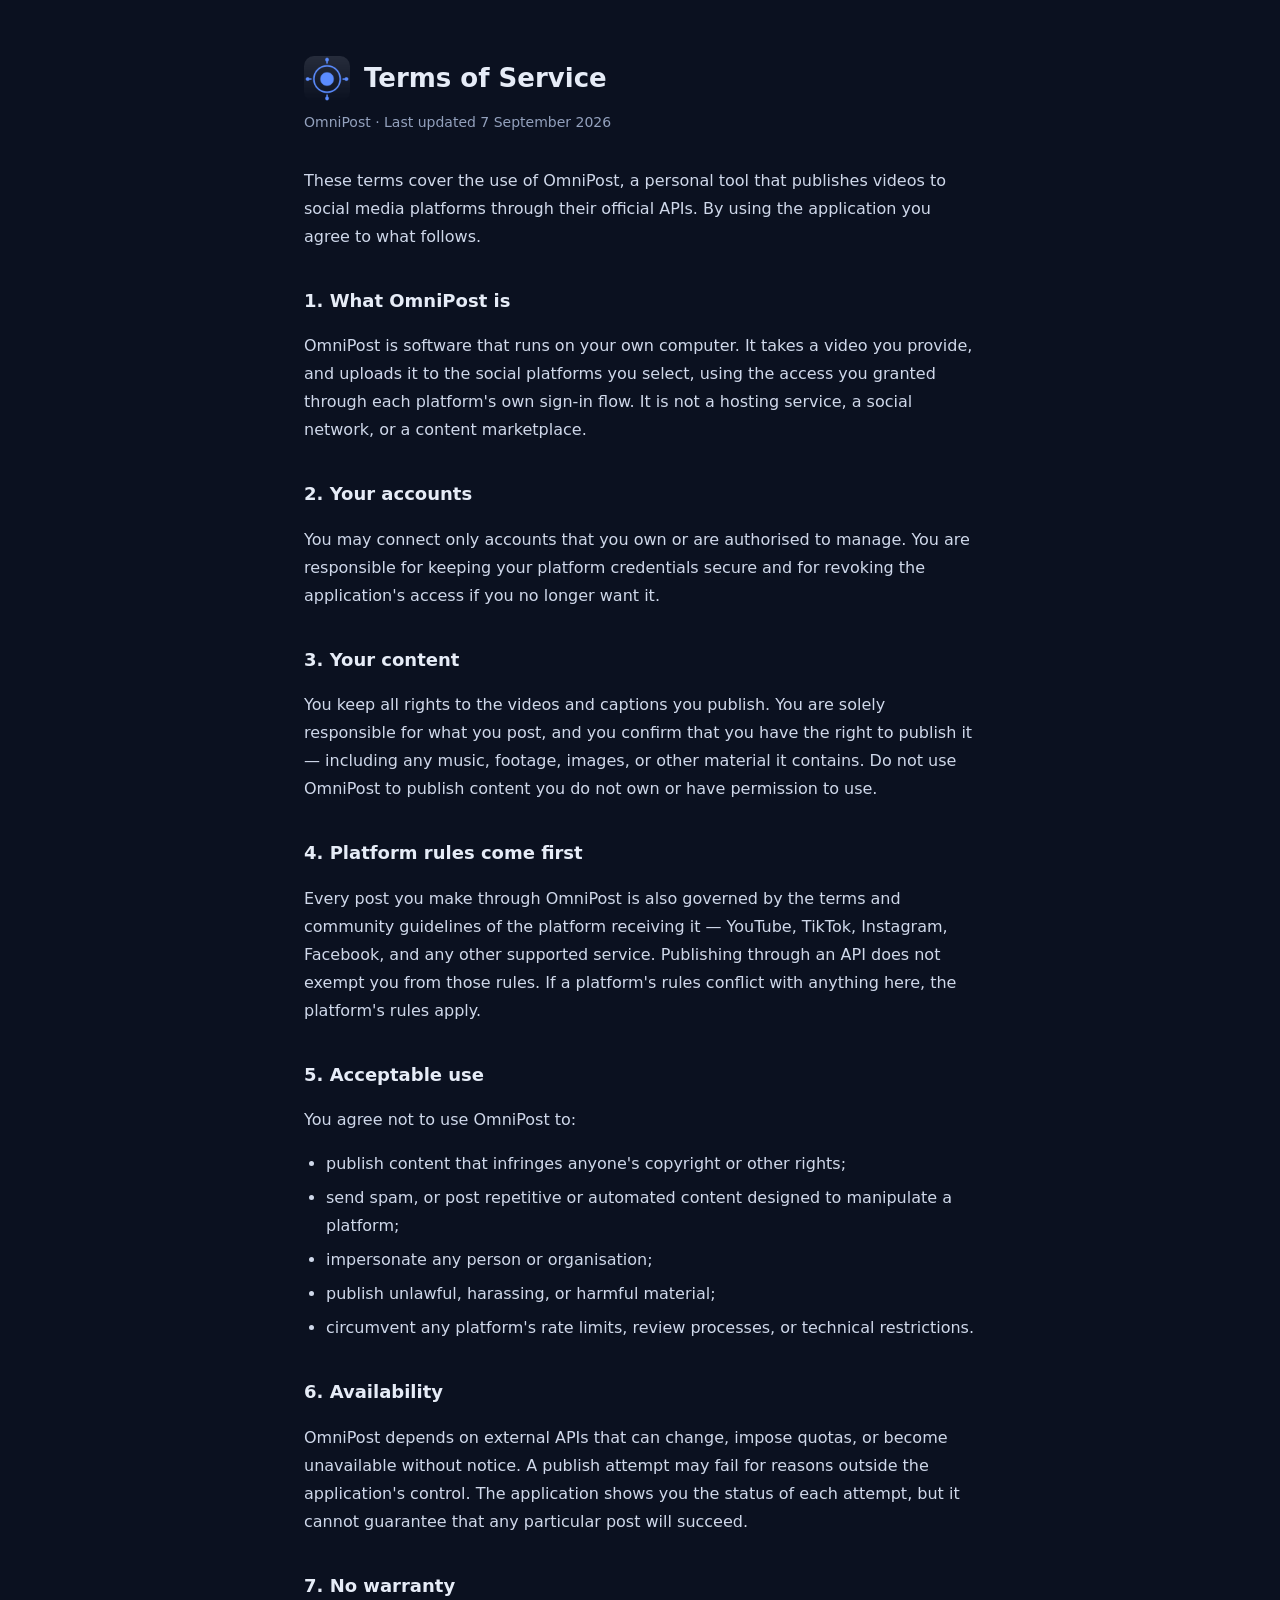
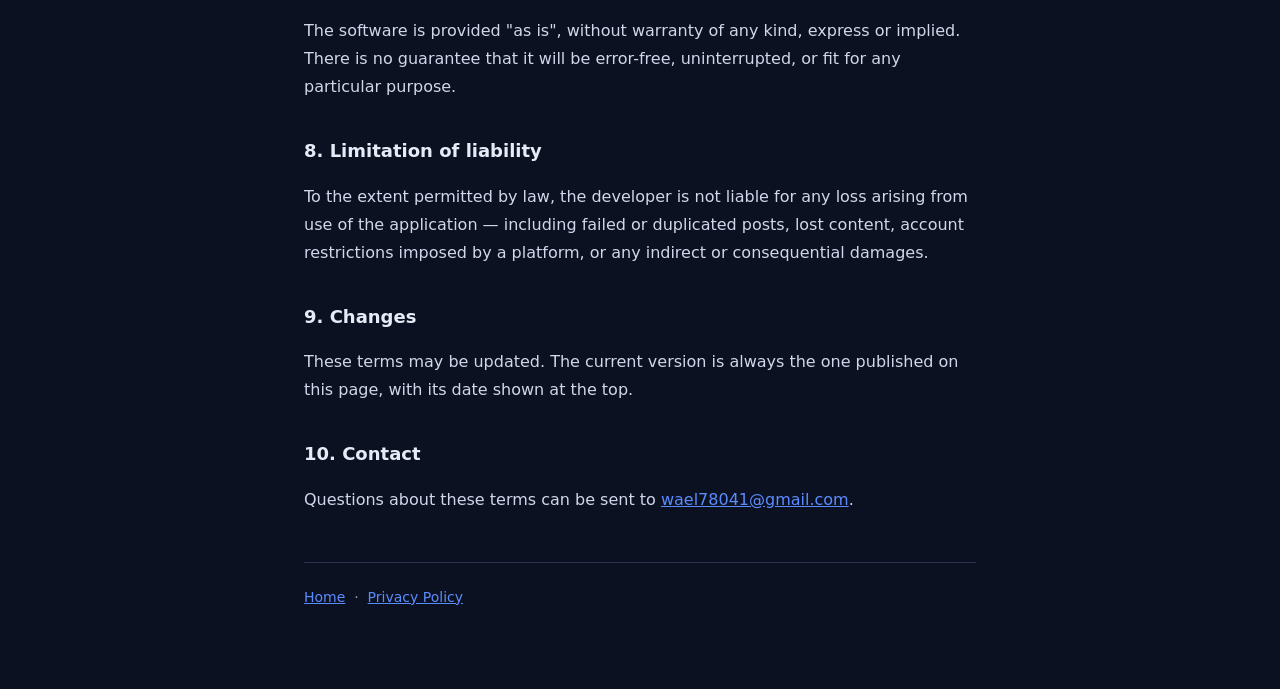
<file: terms.html>
<!doctype html>
<html lang="en">
<head>
<meta charset="utf-8">
<meta name="viewport" content="width=device-width, initial-scale=1">
<title>Terms of Service — OmniPost</title>
<link rel="icon" href="assets/icon.png">
<link rel="stylesheet" href="./style.css">
</head>
<body>
<div class="wrap">

  <header>
    <img class="logo" src="assets/icon.png" alt="OmniPost" width="40" height="40" style="border-radius:10px;display:block">
    <h1>Terms of Service</h1>
  </header>
  <p class="updated">OmniPost · Last updated 7 September 2026</p>

  <p>
    These terms cover the use of OmniPost, a personal tool that publishes videos to
    social media platforms through their official APIs. By using the application you
    agree to what follows.
  </p>

  <h2>1. What OmniPost is</h2>
  <p>
    OmniPost is software that runs on your own computer. It takes a video you
    provide, and uploads it to the social platforms you select, using the access you
    granted through each platform's own sign-in flow. It is not a hosting service,
    a social network, or a content marketplace.
  </p>

  <h2>2. Your accounts</h2>
  <p>
    You may connect only accounts that you own or are authorised to manage. You are
    responsible for keeping your platform credentials secure and for revoking the
    application's access if you no longer want it.
  </p>

  <h2>3. Your content</h2>
  <p>
    You keep all rights to the videos and captions you publish. You are solely
    responsible for what you post, and you confirm that you have the right to
    publish it — including any music, footage, images, or other material it
    contains. Do not use OmniPost to publish content you do not own or have
    permission to use.
  </p>

  <h2>4. Platform rules come first</h2>
  <p>
    Every post you make through OmniPost is also governed by the terms and community
    guidelines of the platform receiving it — YouTube, TikTok, Instagram, Facebook,
    and any other supported service. Publishing through an API does not
    exempt you from those rules. If a platform's rules conflict with anything here,
    the platform's rules apply.
  </p>

  <h2>5. Acceptable use</h2>
  <p>You agree not to use OmniPost to:</p>
  <ul>
    <li>publish content that infringes anyone's copyright or other rights;</li>
    <li>send spam, or post repetitive or automated content designed to manipulate a platform;</li>
    <li>impersonate any person or organisation;</li>
    <li>publish unlawful, harassing, or harmful material;</li>
    <li>circumvent any platform's rate limits, review processes, or technical restrictions.</li>
  </ul>

  <h2>6. Availability</h2>
  <p>
    OmniPost depends on external APIs that can change, impose quotas, or become
    unavailable without notice. A publish attempt may fail for reasons outside the
    application's control. The application shows you the status of each attempt, but
    it cannot guarantee that any particular post will succeed.
  </p>

  <h2>7. No warranty</h2>
  <p>
    The software is provided "as is", without warranty of any kind, express or
    implied. There is no guarantee that it will be error-free, uninterrupted, or fit
    for any particular purpose.
  </p>

  <h2>8. Limitation of liability</h2>
  <p>
    To the extent permitted by law, the developer is not liable for any loss arising
    from use of the application — including failed or duplicated posts, lost
    content, account restrictions imposed by a platform, or any indirect or
    consequential damages.
  </p>

  <h2>9. Changes</h2>
  <p>
    These terms may be updated. The current version is always the one published on
    this page, with its date shown at the top.
  </p>

  <h2>10. Contact</h2>
  <p>
    Questions about these terms can be sent to
    <a href="mailto:wael78041@gmail.com">wael78041@gmail.com</a>.
  </p>

  <footer>
    <a href="./index.html">Home</a> &nbsp;·&nbsp;
    <a href="./privacy.html">Privacy Policy</a>
  </footer>

</div>
</body>
</html>
</file>
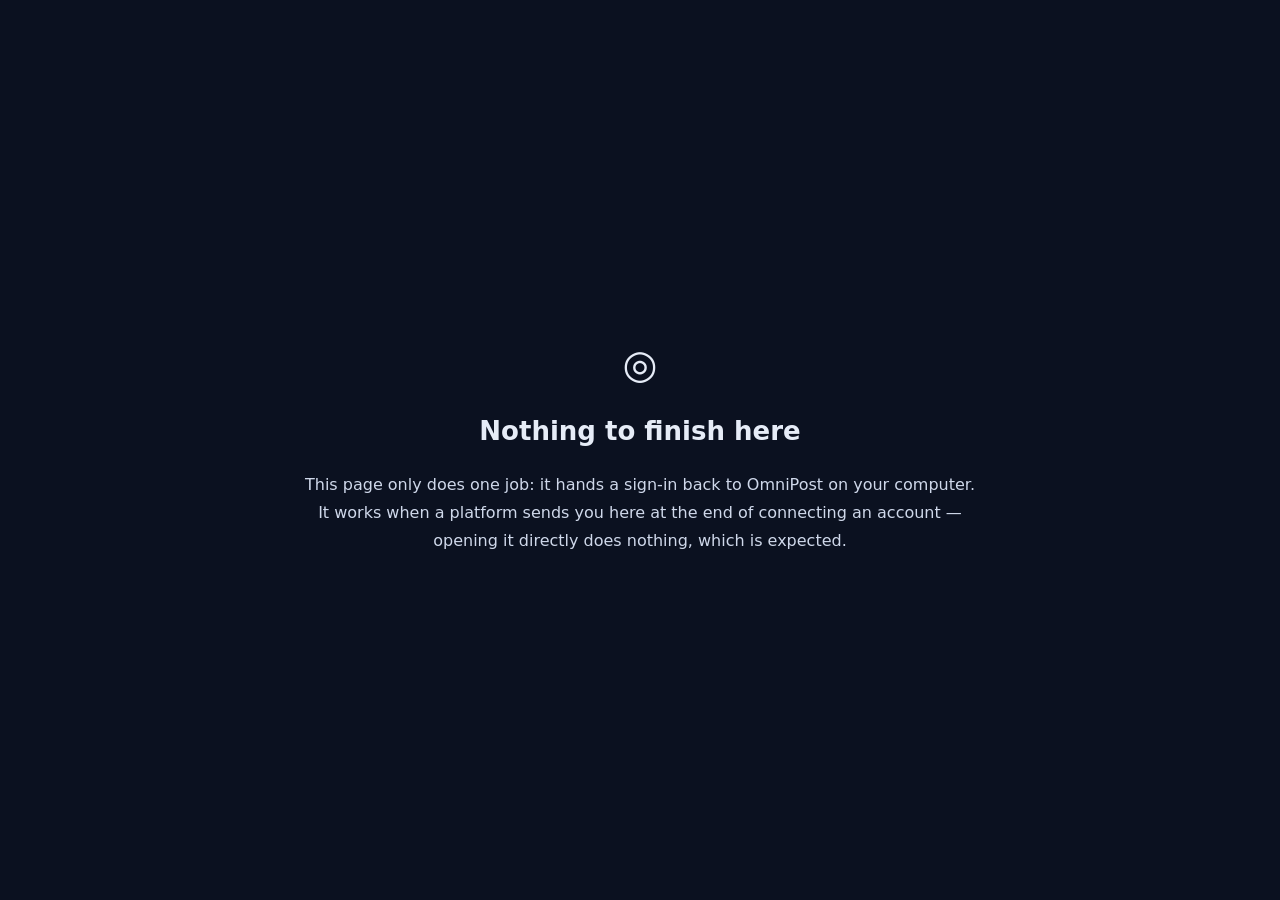
<file: oauth/callback.html>
<!doctype html>
<html lang="en">
<head>
<meta charset="utf-8">
<meta name="viewport" content="width=device-width, initial-scale=1">
<title>Connecting… — OmniPost</title>
<link rel="stylesheet" href="../style.css">
<style>
  body { display: grid; place-items: center; min-height: 100vh; }
  .wrap { padding: 24px; text-align: center; }
  .big { font-size: 40px; margin-bottom: 10px; }
  .fallback { margin-top: 26px; font-size: 14px; color: var(--muted); }
  .err { color: #f87171; }
</style>
</head>
<body>
<div class="wrap">
  <div class="big">◎</div>
  <h1 id="headline">Finishing the connection…</h1>
  <p id="detail">Handing the authorisation back to OmniPost on your computer.</p>
  <p class="fallback" id="fallback" hidden>
    If nothing happens, make sure OmniPost is running and
    <a id="manual" href="#">click here to continue</a>.
  </p>
</div>

<script>
// Some platforms refuse a plain http://127.0.0.1 redirect URI and insist on a
// public HTTPS address. This page is that public address: it does nothing but
// hand the authorisation code straight back to OmniPost running locally.
//
// Nothing is stored here and nothing is sent anywhere else. There is no
// analytics, no third-party script, and no server behind this page - it is a
// static file, so the code in the URL never reaches anyone but your own machine.
(function () {
  var params = new URLSearchParams(window.location.search);
  // Threads hands the state back wrapped in quotes, so strip any the platform
  // added before reading the platform prefix out of it.
  var state = (params.get("state") || "").replace(/^["'\s]+|["'\s]+$/g, "");
  var error = params.get("error");

  // OmniPost prefixes the state with the platform, e.g. "tiktok.a1b2c3…",
  // so one bridge page can serve every platform.
  var platform = state.split(".")[0];
  var VALID = ["tiktok", "instagram", "facebook", "youtube", "threads", "blogger"];

  function fail(message) {
    document.getElementById("headline").textContent = "Could not finish";
    document.getElementById("headline").className = "err";
    document.getElementById("detail").textContent = message;
  }

  if (error) {
    fail("The platform reported: " + error);
    return;
  }
  if (!state) {
    // Opened directly rather than arrived at from a sign-in - a normal thing to
    // do while setting the redirect URI up, so say so plainly.
    document.getElementById("headline").textContent = "Nothing to finish here";
    document.getElementById("detail").textContent =
      "This page only does one job: it hands a sign-in back to OmniPost on your " +
      "computer. It works when a platform sends you here at the end of connecting " +
      "an account — opening it directly does nothing, which is expected.";
    return;
  }
  if (VALID.indexOf(platform) === -1) {
    fail("This sign-in did not say which platform it came from. Start the connection again from OmniPost.");
    return;
  }

  var port = params.get("port") || "8000";
  if (!/^\d{2,5}$/.test(port)) port = "8000";

  // Forward the cleaned state so the local side matches what it issued.
  params.set("state", state);
  var tail = "/auth/" + platform + "/callback?" + params.toString();
  var here = "http://127.0.0.1:" + port + tail;

  function send(target) {
    document.getElementById("manual").href = target;
    document.getElementById("fallback").hidden = false;
    window.location.replace(target);
  }

  // Where OmniPost is actually running.
  //
  // Sending the code to 127.0.0.1 only works when the browser is on the same
  // machine as OmniPost. Anyone connecting an account from their own computer
  // would be sent to their own machine instead, where nothing is listening.
  //
  // So the address is read from a file published beside this page. It changes
  // whenever the tunnel is restarted; this page does not, which is what the
  // platforms need - the redirect URI registered with them stays the same for
  // ever. If the file is missing or stale, the local address is still tried,
  // because that is the right answer when you are on the machine itself.
  var request = new XMLHttpRequest();
  request.open("GET", "where.json?t=" + Date.now(), true);
  request.timeout = 4000;
  request.onload = function () {
    var base = "";
    try {
      base = (JSON.parse(request.responseText) || {}).app_url || "";
    } catch (e) { /* fall through to the local address */ }
    send(base ? base.replace(/\/+$/, "") + tail : here);
  };
  request.onerror = request.ontimeout = function () { send(here); };
  request.send();
})();
</script>
</body>
</html>
</file>
<file: style.css>
:root {
  --bg: #0b1120;
  --panel: #131c31;
  --line: #27324f;
  --text: #e6ecf7;
  --muted: #93a1bd;
  --accent: #5b8cff;
}

* { box-sizing: border-box; }

body {
  margin: 0;
  background: var(--bg);
  color: var(--text);
  font: 16px/1.75 "Segoe UI", system-ui, sans-serif;
}

.wrap { max-width: 720px; margin: 0 auto; padding: 56px 24px 80px; }

header { display: flex; align-items: center; gap: 14px; margin-bottom: 8px; }
.logo {
  width: 46px; height: 46px;
  display: grid; place-items: center;
  border-radius: 12px;
  background: rgba(91, 140, 255, .14);
  color: var(--accent);
  font-size: 26px;
}

h1 { margin: 0; font-size: 26px; }
h2 { font-size: 18px; margin: 34px 0 10px; }
h3 { font-size: 15.5px; margin: 22px 0 6px; }

p, li { color: #cfd8ea; }
ul { padding-inline-start: 22px; }
li { margin-bottom: 6px; }

.tag { color: var(--muted); margin: 0 0 32px; }
.updated { color: var(--muted); font-size: 14px; margin: 0 0 32px; }

.card {
  background: var(--panel);
  border: 1px solid var(--line);
  border-radius: 14px;
  padding: 20px 22px;
  margin-top: 18px;
}
.card h2 { margin-top: 0; }
.card p:last-child { margin-bottom: 0; }

.platforms { display: flex; flex-wrap: wrap; gap: 8px; margin-top: 14px; }
.chip {
  padding: 6px 13px; border-radius: 999px; font-size: 14px;
  border: 1px solid var(--line); background: #1b2540;
}

footer {
  margin-top: 48px; padding-top: 22px;
  border-top: 1px solid var(--line);
  color: var(--muted); font-size: 14px;
}

a { color: var(--accent); }
code {
  padding: 2px 7px; border-radius: 5px;
  background: #1b2540; font-size: 14px;
}
</file>
